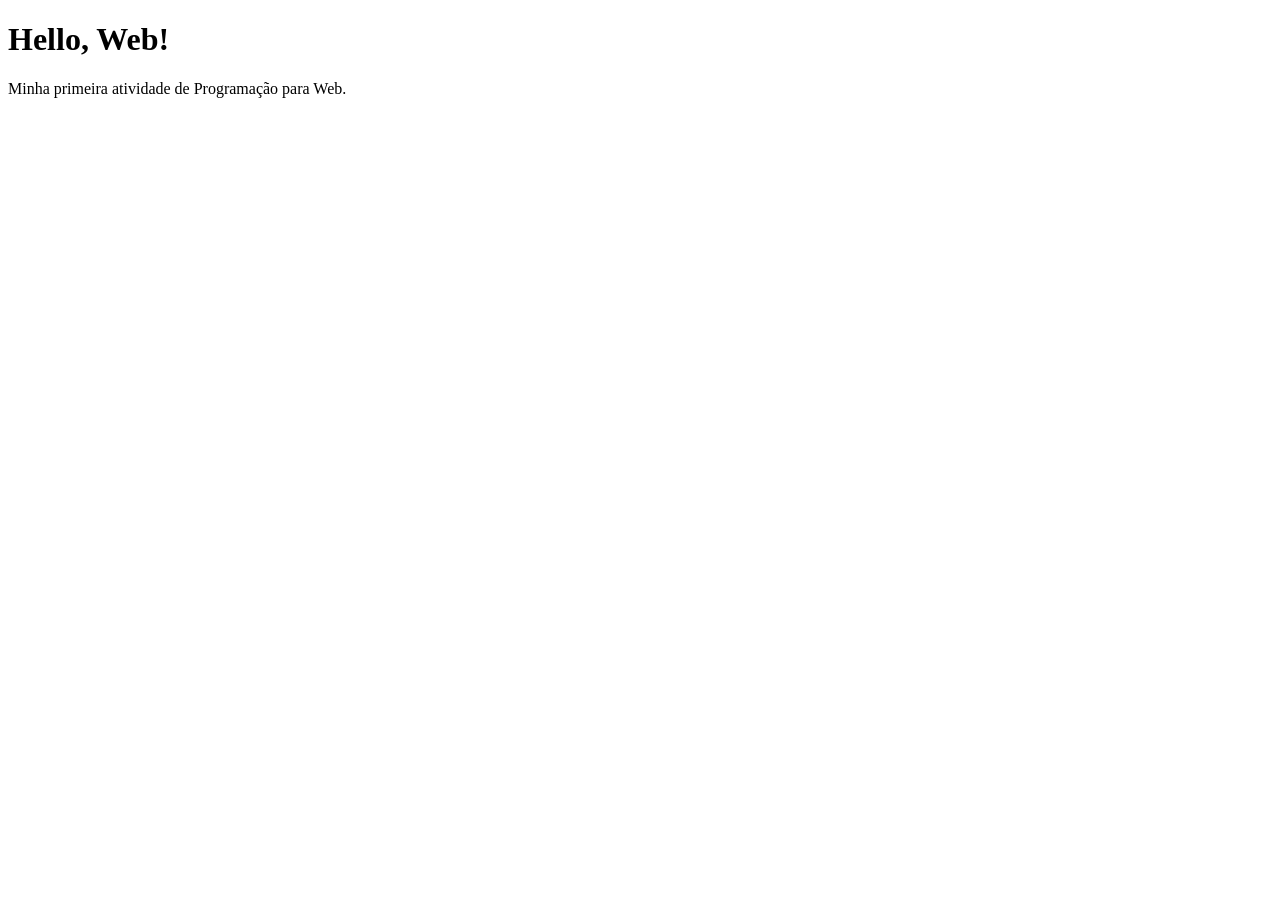
<file: atividade-1/index.html>
<!DOCTYPE html>
<html lang="pt-BR">
<head>
    <meta charset="UTF-8">
    <title>Hello, Web!</title>
</head>
<body>
    <h1>Hello, Web!</h1>
    <p>Minha primeira atividade de Programação para Web.</p>
</body>
</html>
</file>
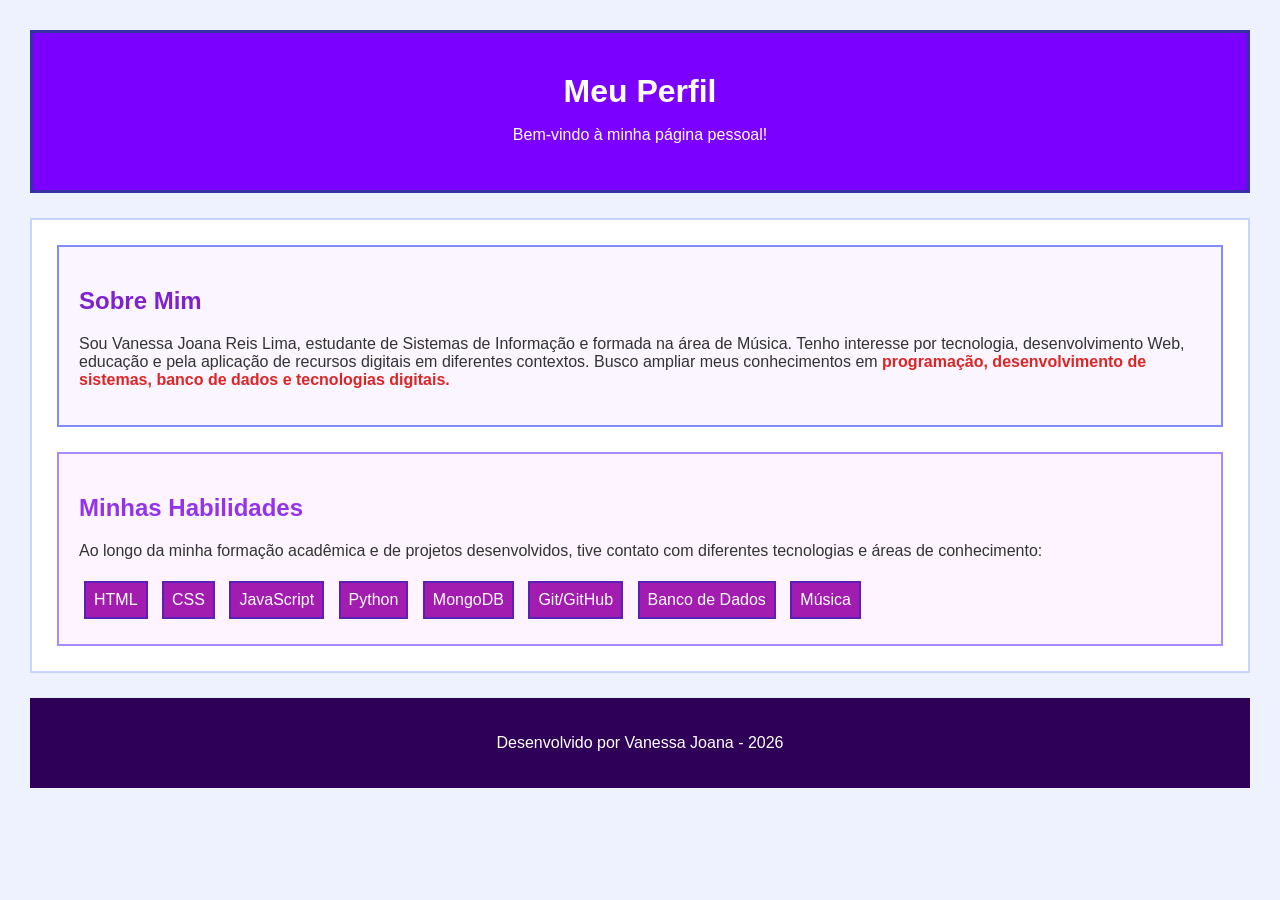
<file: atividade-3/index.html>
<!DOCTYPE html>
<html lang="pt-BR">
<head>
    <meta charset="UTF-8">
    <meta name="viewport" content="width=device-width, initial-scale=1.0">
    <title>Meu Perfil</title>
    <link rel="stylesheet" href="style.css">
</head>

<body>

    <header class="cabecalho">
        <h1>Meu Perfil</h1>
        <p>Bem-vindo à minha página pessoal!</p>
    </header>

    <main class="conteudo">

        <section class="sobre">
            <h2>Sobre Mim</h2>

            <p>
                Sou Vanessa Joana Reis Lima, estudante de Sistemas de Informação e formada na área de Música.
                Tenho interesse por tecnologia, desenvolvimento Web, educação e pela aplicação de recursos
                digitais em diferentes contextos.
                Busco ampliar meus conhecimentos em
            <span class="destaque">
                programação, desenvolvimento de sistemas, banco de dados e tecnologias digitais.
            </span>
            </p>
        </section>

        <section class="habilidades">
            <h2>Minhas Habilidades</h2>

            <p>
                Ao longo da minha formação acadêmica e de projetos desenvolvidos, tive contato com
                diferentes tecnologias e áreas de conhecimento:
            </p>

            <span>HTML</span>
            <span>CSS</span>
            <span>JavaScript</span>
            <span>Python</span>
            <span>MongoDB</span>
            <span>Git/GitHub</span>
            <span>Banco de Dados</span>
            <span>Música</span>
        </section>

    </main>

    <footer class="rodape">
        <p>Desenvolvido por Vanessa Joana - 2026</p>
    </footer>

</body>
</html>
</file>
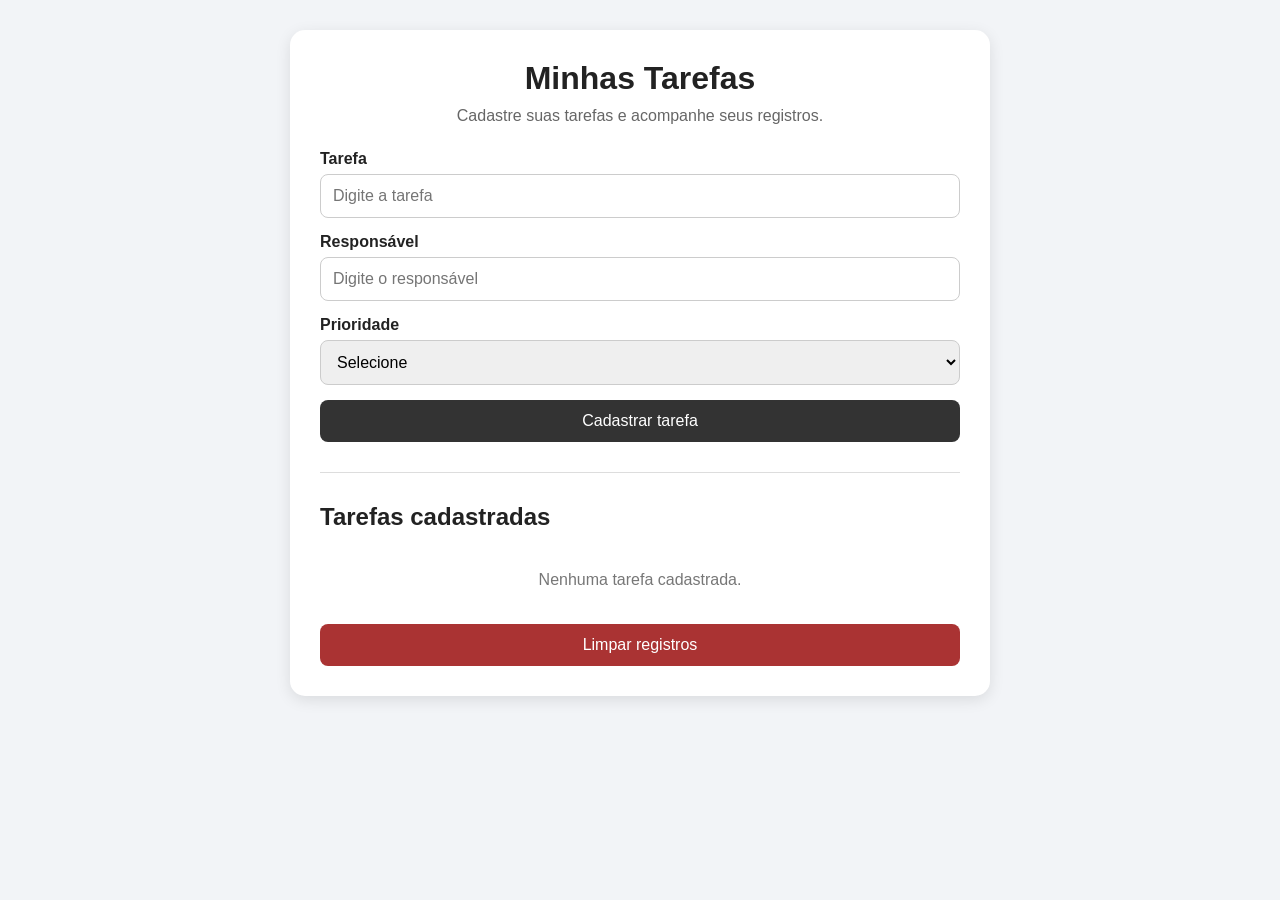
<file: atividade-4/index.html>
<!DOCTYPE html>
<html lang="pt-BR">

<head>
    <meta charset="UTF-8">
    <meta name="viewport" content="width=device-width, initial-scale=1.0">

    <title>Minhas Tarefas</title>

    <link rel="stylesheet" href="style.css">
</head>

<body>

    <main class="container">

        <h1>Minhas Tarefas</h1>

        <p class="descricao">
            Cadastre suas tarefas e acompanhe seus registros.
        </p>

        <!-- FORMULÁRIO -->
        <form id="formularioTarefa">

            <div class="campo">
                <label for="nomeTarefa">Tarefa</label>
                <input 
                    type="text" 
                    id="nomeTarefa" 
                    placeholder="Digite a tarefa"
                    required
                >
            </div>

            <div class="campo">
                <label for="responsavel">Responsável</label>
                <input 
                    type="text" 
                    id="responsavel" 
                    placeholder="Digite o responsável"
                    required
                >
            </div>

            <div class="campo">
                <label for="prioridade">Prioridade</label>

                <select id="prioridade" required>
                    <option value="">Selecione</option>
                    <option value="Baixa">Baixa</option>
                    <option value="Média">Média</option>
                    <option value="Alta">Alta</option>
                </select>
            </div>

            <button type="submit">
                Cadastrar tarefa
            </button>

        </form>

        <hr>

        <section>

            <h2>Tarefas cadastradas</h2>

            <div id="listaTarefas"></div>

            <button 
                type="button" 
                id="botaoLimpar"
                class="botao-limpar"
            >
                Limpar registros
            </button>

        </section>

    </main>

    <script src="script.js"></script>

</body>

</html>
</file>
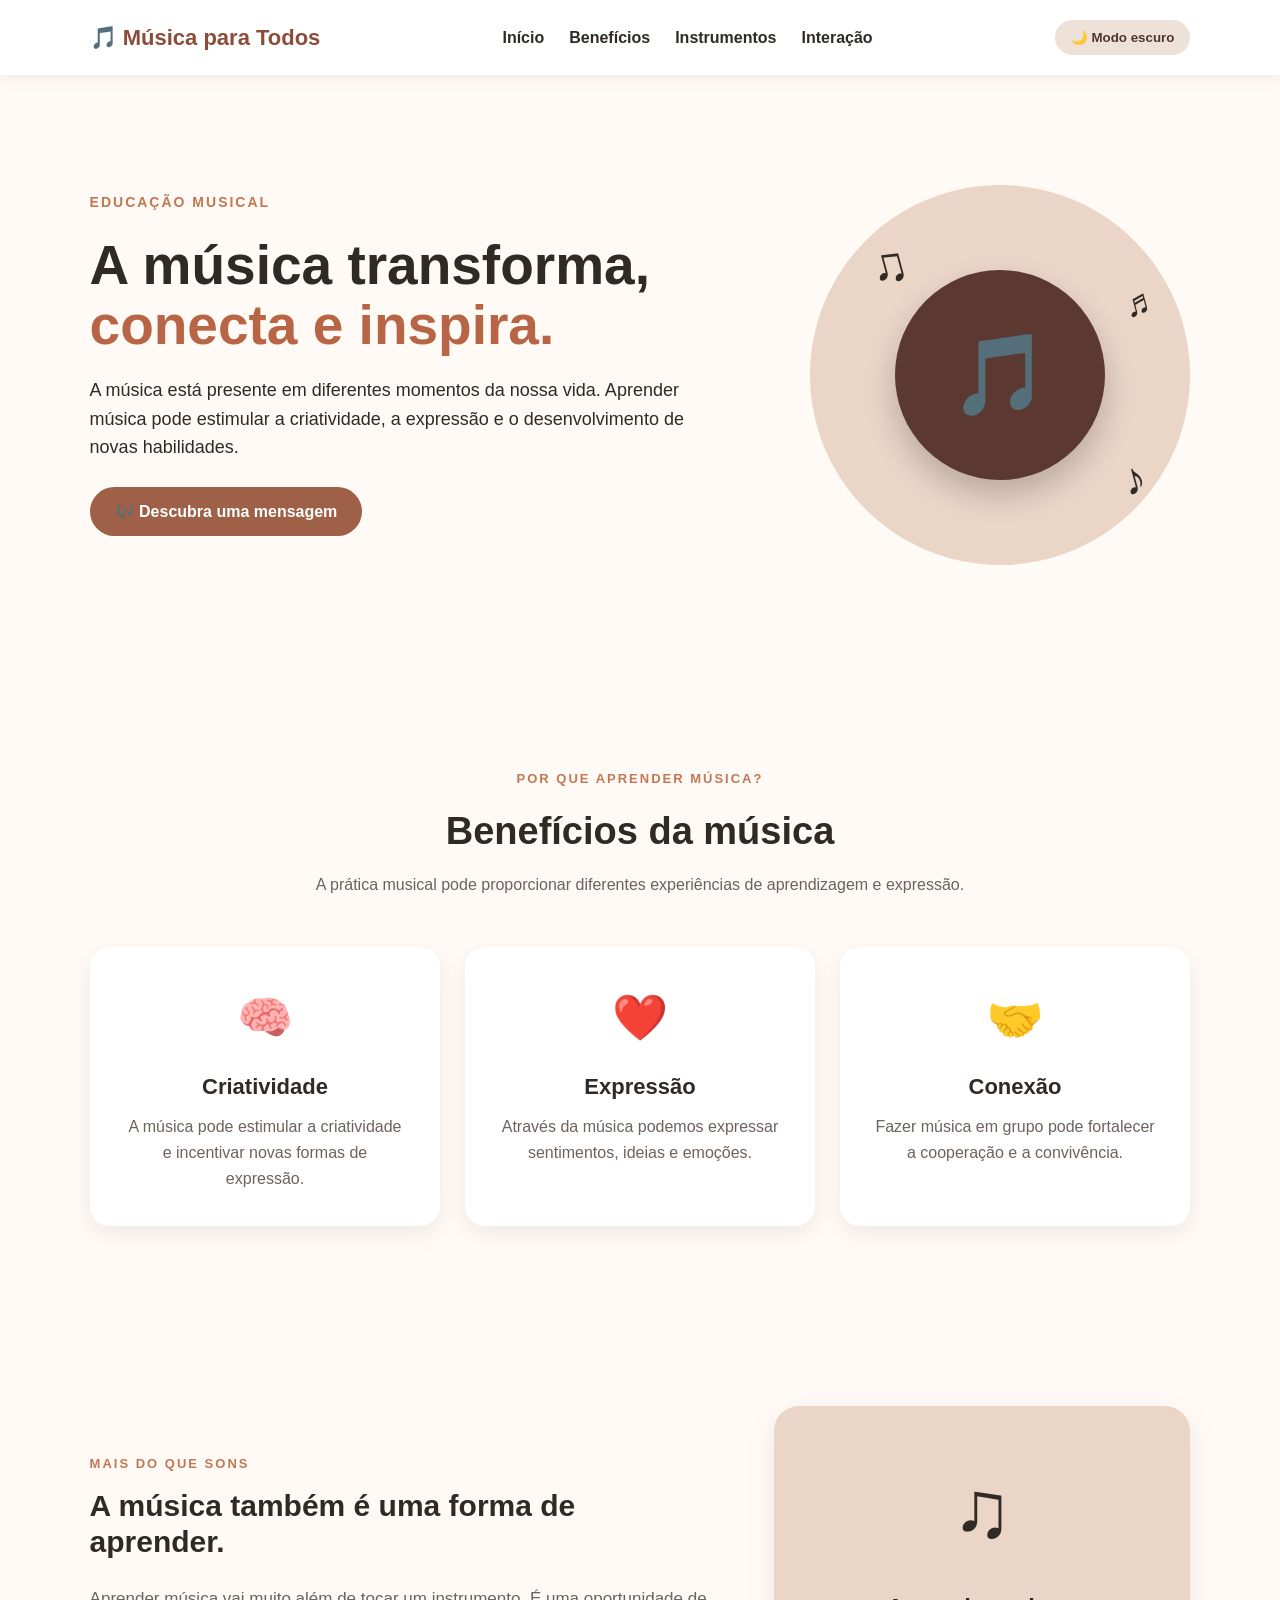
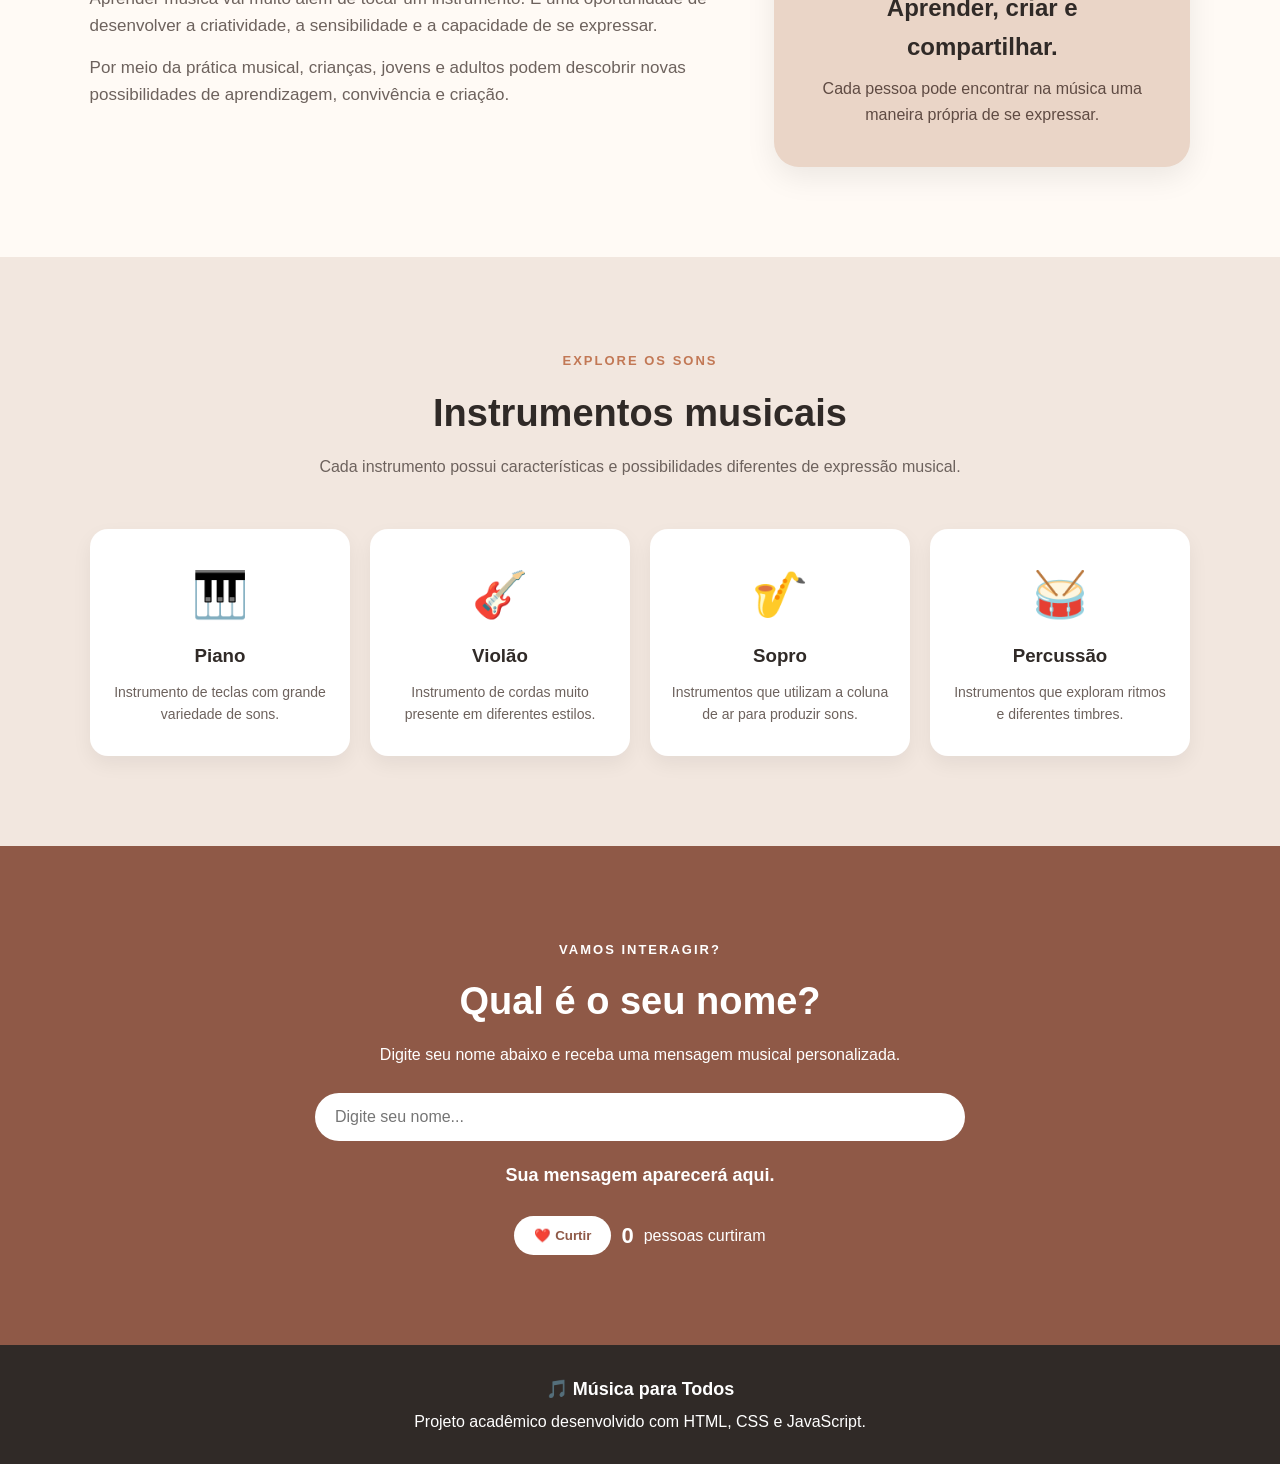
<file: atividade-landing-page-Vanessa/index.html>
<!DOCTYPE html>
<html lang="pt-BR">

<head>
    <!-- Define a codificação dos caracteres -->
    <meta charset="UTF-8">

    <!-- Permite que a página se adapte a celulares e tablets -->
    <meta name="viewport" content="width=device-width, initial-scale=1.0">

    <!-- Título que aparece na aba do navegador -->
    <title>Música para Todos</title>

    <!-- Conecta o arquivo CSS externo -->
    <link rel="stylesheet" href="style.css">
</head>

<body>

    <!-- Cabeçalho principal da página -->
    <header>

        <!-- Nome da página -->
        <div class="logo">
            🎵 Música para Todos
        </div>

        <!-- Menu de navegação -->
        <nav>
            <a href="#inicio">Início</a>
            <a href="#beneficios">Benefícios</a>
            <a href="#instrumentos">Instrumentos</a>
            <a href="#interacao">Interação</a>
        </nav>

        <!-- Botão que será usado pelo JavaScript -->
        <button id="botaoTema">🌙 Modo escuro</button>

    </header>


    <!-- Conteúdo principal -->
    <main>

        <!-- Seção inicial -->
        <section id="inicio" class="hero">

            <div class="hero-texto">

                <span class="destaque">EDUCAÇÃO MUSICAL</span>

                <h1>
                    A música transforma,
                    <span>conecta e inspira.</span>
                </h1>

                <p>
                    A música está presente em diferentes momentos da nossa vida.
                    Aprender música pode estimular a criatividade, a expressão
                    e o desenvolvimento de novas habilidades.
                </p>

                <!-- Botão de interação -->
                <button id="botaoMensagem" class="botao-principal">
                    🎶 Descubra uma mensagem
                </button>

                <!-- O JavaScript modificará este texto -->
                <p id="mensagem" class="mensagem"></p>

            </div>

            <div class="hero-imagem">
                <div class="nota-musical">♫</div>
                <div class="nota-musical nota2">♪</div>
                <div class="nota-musical nota3">♬</div>

                <div class="disco">
                    🎵
                </div>
            </div>

        </section>


        <!-- Seção de benefícios -->
        <section id="beneficios" class="secao">

            <div class="titulo-secao">
                <span>POR QUE APRENDER MÚSICA?</span>

                <h2>Benefícios da música</h2>

                <p>
                    A prática musical pode proporcionar diferentes experiências
                    de aprendizagem e expressão.
                </p>
            </div>


            <div class="cards">

                <!-- Card 1 -->
                <article class="card">

                    <div class="icone">🧠</div>

                    <h3>Criatividade</h3>

                    <p>
                        A música pode estimular a criatividade e incentivar
                        novas formas de expressão.
                    </p>

                </article>


                <!-- Card 2 -->
                <article class="card">

                    <div class="icone">❤️</div>

                    <h3>Expressão</h3>

                    <p>
                        Através da música podemos expressar sentimentos,
                        ideias e emoções.
                    </p>

                </article>


                <!-- Card 3 -->
                <article class="card">

                    <div class="icone">🤝</div>

                    <h3>Conexão</h3>

                    <p>
                        Fazer música em grupo pode fortalecer a cooperação
                        e a convivência.
                    </p>

                </article>

            </div>

        </section>

                <!-- Seção sobre a importância da música -->
        <section class="secao sobre-musica">

            <div class="sobre-texto">

                <span>MAIS DO QUE SONS</span>

                <h2>A música também é uma forma de aprender.</h2>

                <p>
                    Aprender música vai muito além de tocar um instrumento.
                    É uma oportunidade de desenvolver a criatividade,
                    a sensibilidade e a capacidade de se expressar.
                </p>

                <p>
                    Por meio da prática musical, crianças, jovens e adultos
                    podem descobrir novas possibilidades de aprendizagem,
                    convivência e criação.
                </p>

            </div>

            <div class="sobre-destaque">

                <div class="nota-grande">♫</div>

                <h3>
                    Aprender, criar e compartilhar.
                </h3>

                <p>
                    Cada pessoa pode encontrar na música uma maneira
                    própria de se expressar.
                </p>

            </div>

        </section>
        
        <!-- Seção de instrumentos -->
        <section id="instrumentos" class="secao instrumentos">

            <div class="titulo-secao">

                <span>EXPLORE OS SONS</span>

                <h2>Instrumentos musicais</h2>

                <p>
                    Cada instrumento possui características e possibilidades
                    diferentes de expressão musical.
                </p>

            </div>


            <div class="instrumentos-grid">

                <div class="instrumento">
                    <span>🎹</span>
                    <h3>Piano</h3>
                    <p>Instrumento de teclas com grande variedade de sons.</p>
                </div>

                <div class="instrumento">
                    <span>🎸</span>
                    <h3>Violão</h3>
                    <p>Instrumento de cordas muito presente em diferentes estilos.</p>
                </div>

                <div class="instrumento">
                    <span>🎷</span>
                    <h3>Sopro</h3>
                    <p>Instrumentos que utilizam a coluna de ar para produzir sons.</p>
                </div>

                <div class="instrumento">
                    <span>🥁</span>
                    <h3>Percussão</h3>
                    <p>Instrumentos que exploram ritmos e diferentes timbres.</p>
                </div>

            </div>

        </section>


        <!-- Seção interativa -->
        <section id="interacao" class="interacao">

            <div class="interacao-conteudo">

                <span>VAMOS INTERAGIR?</span>

                <h2>Qual é o seu nome?</h2>

                <p>
                    Digite seu nome abaixo e receba uma mensagem musical
                    personalizada.
                </p>


                <!-- Campo obrigatório para a atividade -->
                <input
                    type="text"
                    id="campoNome"
                    placeholder="Digite seu nome..."
                >


                <!-- Área onde aparecerá a saudação -->
                <p id="saudacao">
                    Sua mensagem aparecerá aqui.
                </p>


                <!-- Contador de curtidas -->
                <div class="curtida-area">

                    <button id="botaoCurtir">
                        ❤️ Curtir
                    </button>

                    <span id="contador">
                        0
                    </span>

                    <span>
                        pessoas curtiram
                    </span>

                </div>

            </div>

        </section>

    </main>


    <!-- Rodapé -->
    <footer>

        <p>
            🎵 Música para Todos
        </p>

        <p>
            Projeto acadêmico desenvolvido com HTML, CSS e JavaScript.
        </p>

    </footer>


    <!-- Conecta o arquivo JavaScript -->
    <script src="script.js"></script>

</body>

</html>
</file>
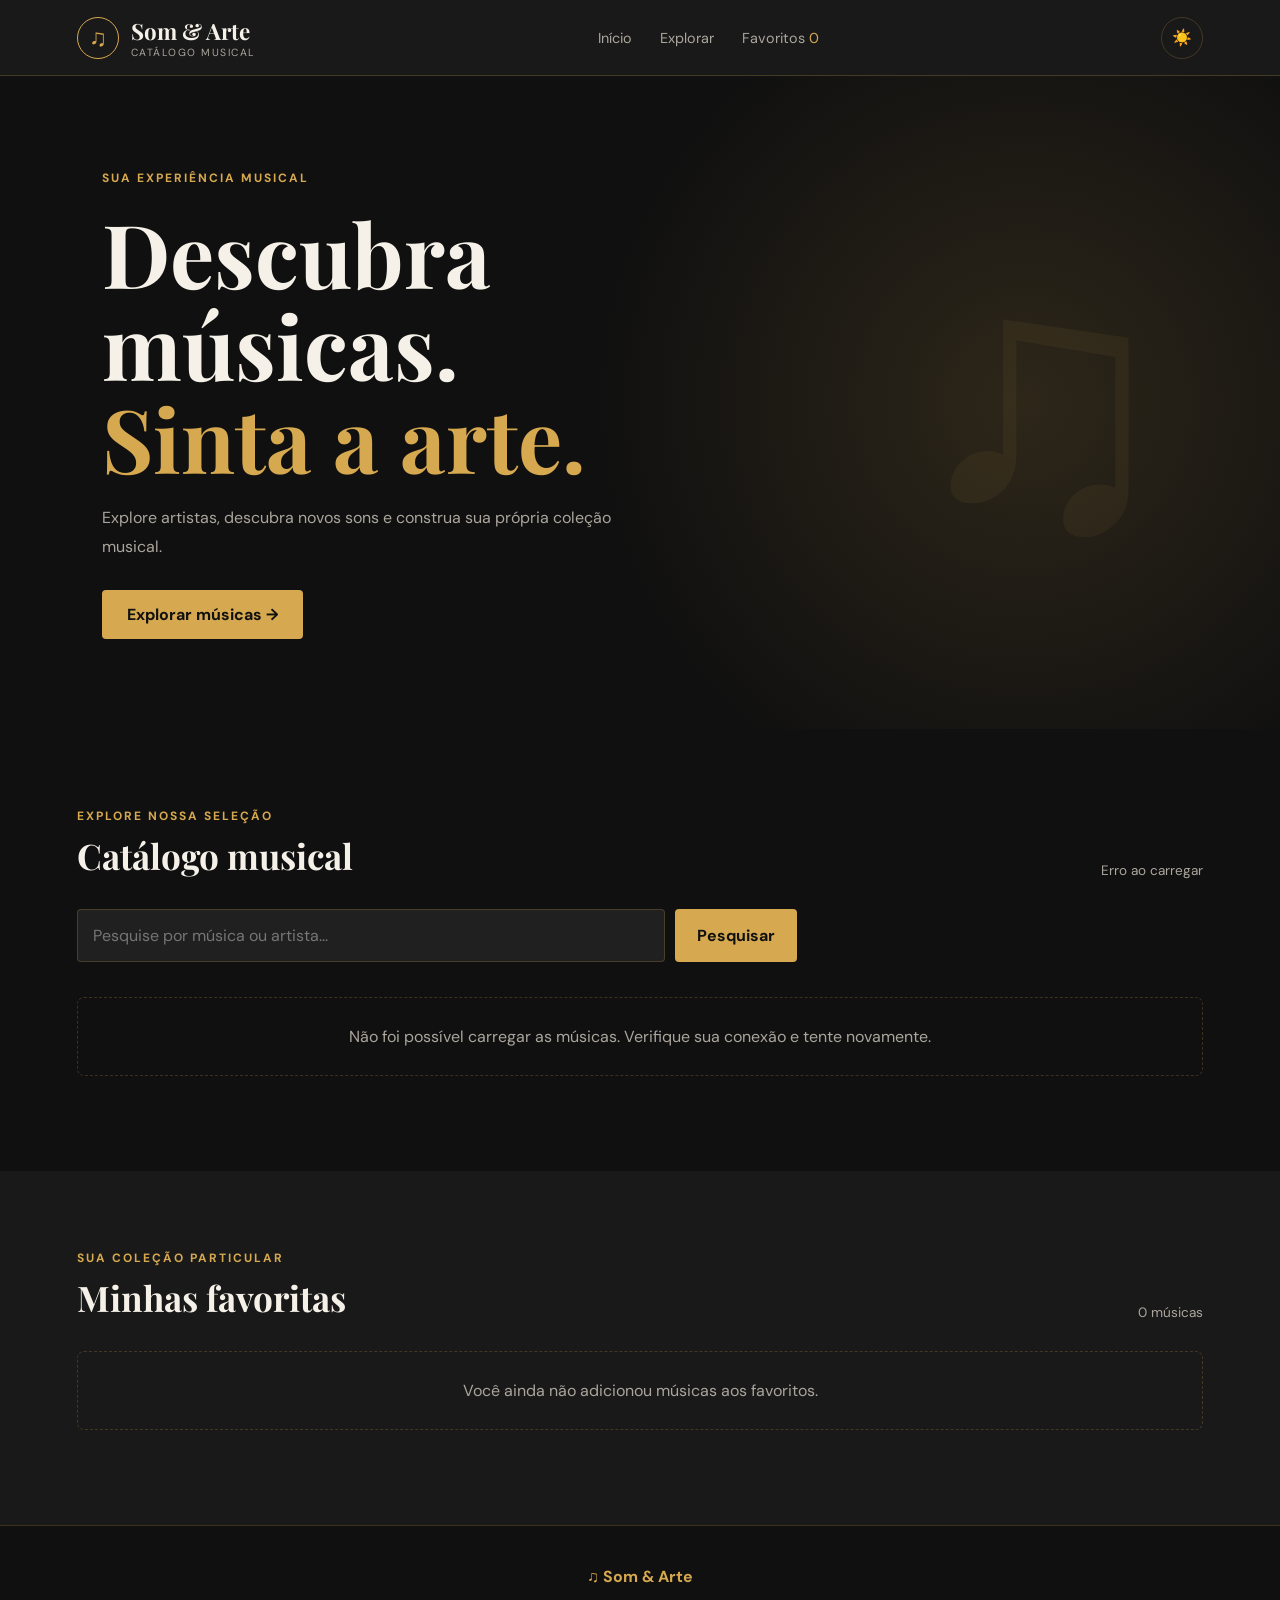
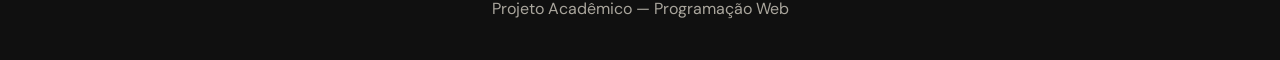
<file: trabalho-grupo-01/index.html>
<!DOCTYPE html>
<html lang="pt-BR">
<head>
    <!-- Configurações iniciais da página e ligação com o arquivo de estilos. -->
    <meta charset="UTF-8">
    <meta name="viewport" content="width=device-width, initial-scale=1.0">
    <meta name="description" content="Som & Arte - Explore músicas, artistas e álbuns.">
    <title>Som & Arte | Catálogo Musical</title>
    <link rel="stylesheet" href="style.css">
</head>
<body>

    <!-- Cabeçalho com a marca, links de navegação e botão de troca de tema. -->

    <header class="cabecalho">
        <a href="#inicio" class="logo">
            <span class="logo-icone">♫</span>
            <span>
                <strong>Som & Arte</strong>
                <small>CATÁLOGO MUSICAL</small>
            </span>
        </a>

        <nav>
            <a href="#inicio">Início</a>
            <a href="#catalogo">Explorar</a>
            <a href="#favoritos">Favoritos <span id="numeroFavoritos">0</span></a>
        </nav>

        <button id="botaoTema" class="botao-tema" aria-label="Alternar tema">
            ☀️
        </button>
    </header>

    <!-- Conteúdo principal do catálogo. -->
    <main>
        <!-- Apresentação inicial do projeto. -->
        <section id="inicio" class="hero">
            <div class="hero-conteudo">
                <span class="etiqueta">SUA EXPERIÊNCIA MUSICAL</span>
                <h1>Descubra músicas.<br><span>Sinta a arte.</span></h1>
                <p>
                    Explore artistas, descubra novos sons e construa
                    sua própria coleção musical.
                </p>
                <a href="#catalogo" class="botao-principal">
                    Explorar músicas →
                </a>
            </div>
            <div class="nota-musical">♫</div>
        </section>

        <!-- Área de pesquisa e exibição das músicas retornadas pela API. -->
        <section id="catalogo" class="secao">
            <div class="titulo-secao">
                <div>
                    <span class="subtitulo">EXPLORE NOSSA SELEÇÃO</span>
                    <h2>Catálogo musical</h2>
                </div>
                <span id="contador" class="contador">Carregando...</span>
            </div>

            <form id="formPesquisa" class="pesquisa">
                <input
                    type="search"
                    id="campoPesquisa"
                    placeholder="Pesquise por música ou artista..."
                    aria-label="Pesquisar músicas ou artistas"
                    required
                >
                <button type="submit">Pesquisar</button>
            </form>

            <div id="mensagem" class="mensagem" role="status">
                Carregando músicas...
            </div>

            <div id="listaMusicas" class="grid-musicas"></div>
        </section>

        <!-- Área que mostra as músicas salvas pelo usuário. -->
        <section id="favoritos" class="secao favoritos-secao">
            <div class="titulo-secao">
                <div>
                    <span class="subtitulo">SUA COLEÇÃO PARTICULAR</span>
                    <h2>Minhas favoritas</h2>
                </div>
                <span id="contadorFavoritos" class="contador">0 músicas</span>
            </div>

            <div id="listaFavoritos" class="grid-musicas"></div>

            <div id="mensagemFavoritos" class="mensagem">
                Você ainda não adicionou músicas aos favoritos.
            </div>
        </section>
    </main>

    <!-- Janela que será preenchida com os detalhes da música selecionada. -->
    <div id="modal" class="modal" aria-hidden="true">
        <div class="modal-conteudo">
            <button id="fecharModal" class="fechar" aria-label="Fechar">×</button>
            <div id="detalhesMusica"></div>
        </div>
    </div>

    <!-- Rodapé do projeto. -->
        <footer class="rodape">
        <strong>♫ Som & Arte</strong>
        <p>Projeto Acadêmico — Programação Web</p>
        </footer>

    <!-- Carrega o JavaScript depois da estrutura HTML. -->
    <script src="script.js"></script>
</body>
</html>
</file>
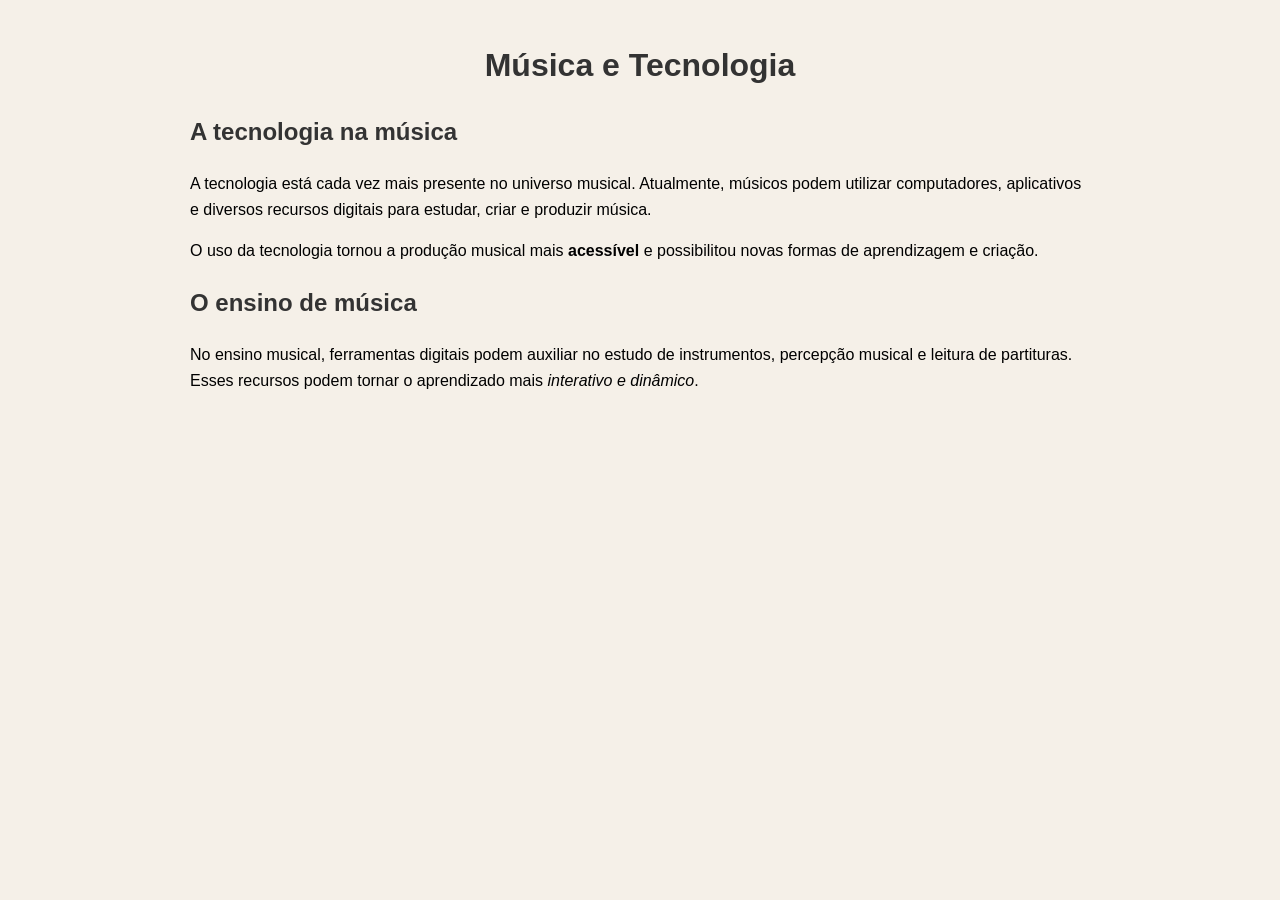
<file: atividade-2/atividade-a.html>
<!DOCTYPE html>
<html lang="pt-BR">
<head>
    <meta charset="UTF-8">
    <meta name="viewport" content="width=device-width, initial-scale=1.0">
    <title>Música e Tecnologia</title>
    <link rel="stylesheet" href="style.css">
</head>
<body>
    <h1>Música e Tecnologia</h1>

<h2>A tecnologia na música</h2>

<p>
    A tecnologia está cada vez mais presente no universo musical.
    Atualmente, músicos podem utilizar computadores, aplicativos e
    diversos recursos digitais para estudar, criar e produzir música.
</p>

<p>
    O uso da tecnologia tornou a produção musical mais
    <strong>acessível</strong> e possibilitou novas formas de
    aprendizagem e criação.
</p>

<h2>O ensino de música</h2>

<p>
    No ensino musical, ferramentas digitais podem auxiliar no estudo
    de instrumentos, percepção musical e leitura de partituras.
    Esses recursos podem tornar o aprendizado mais
    <em>interativo e dinâmico</em>.
</p>
</body>
</html>
</file>
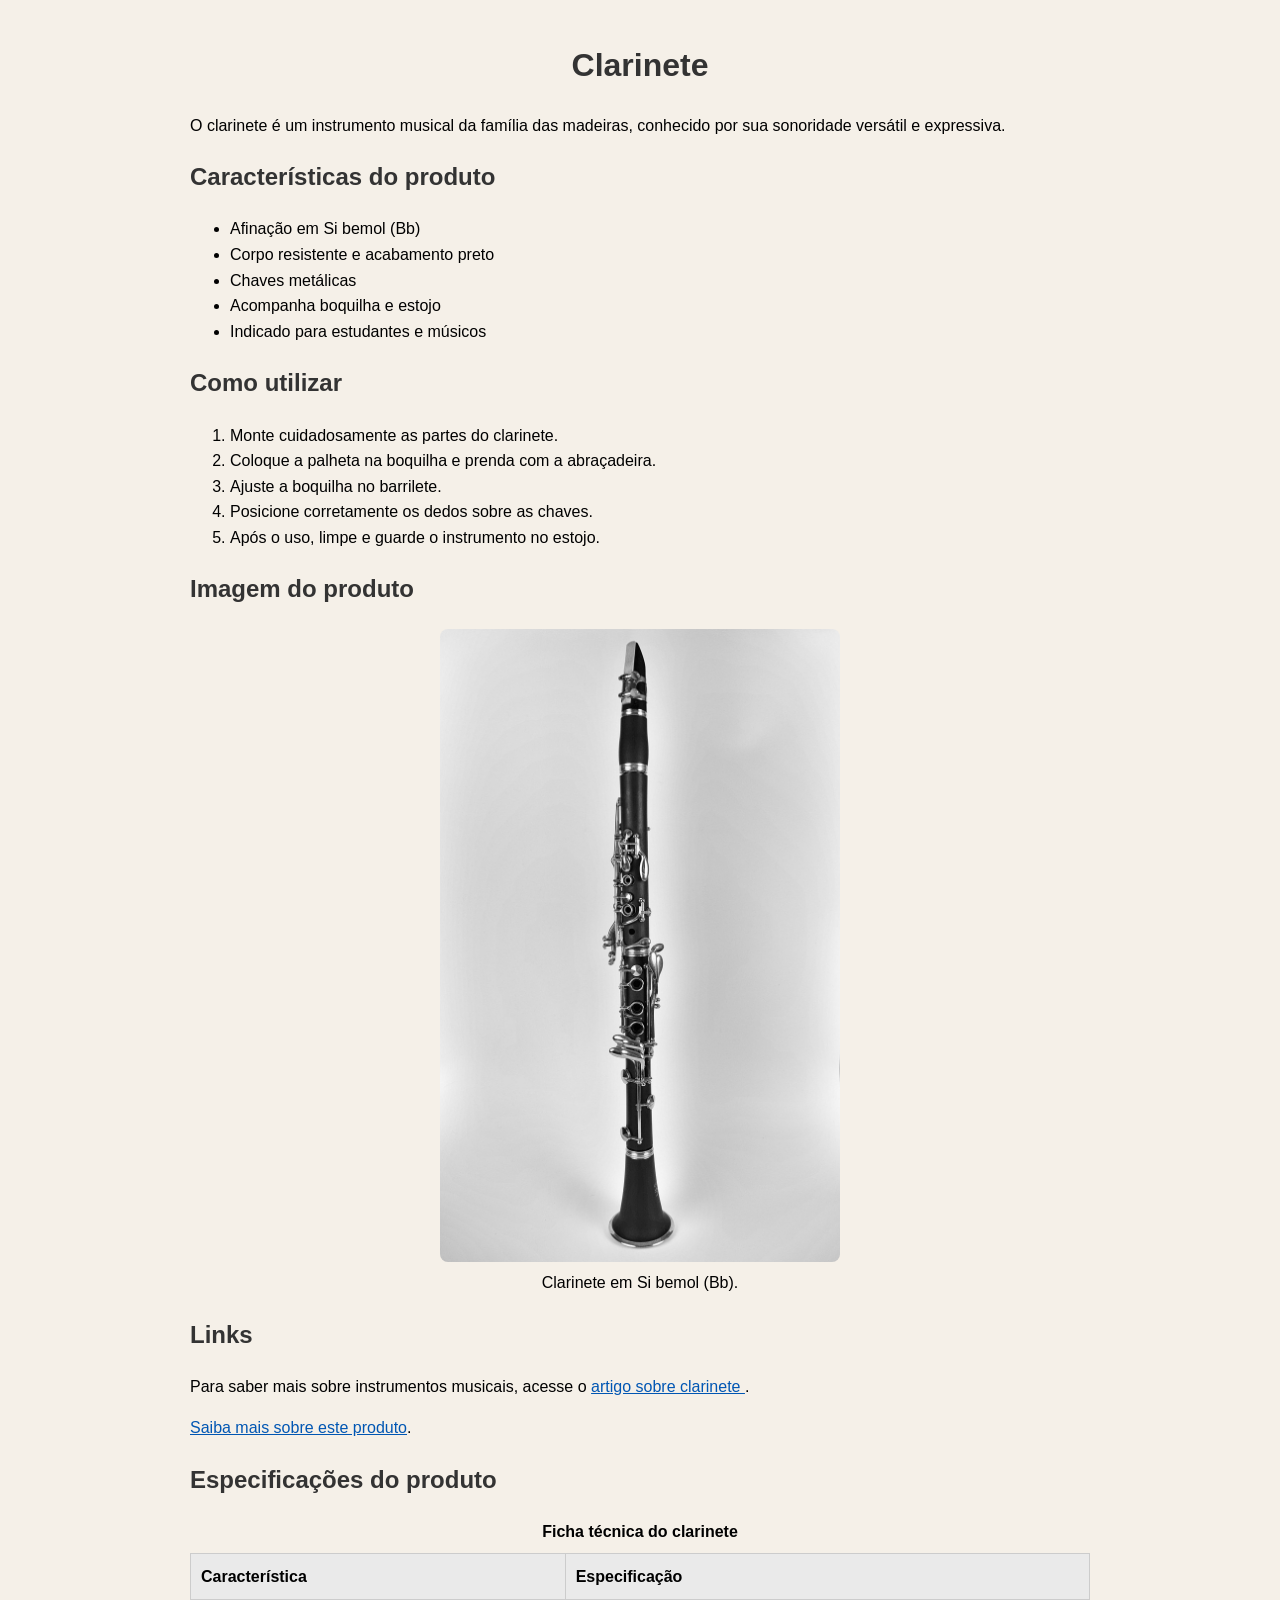
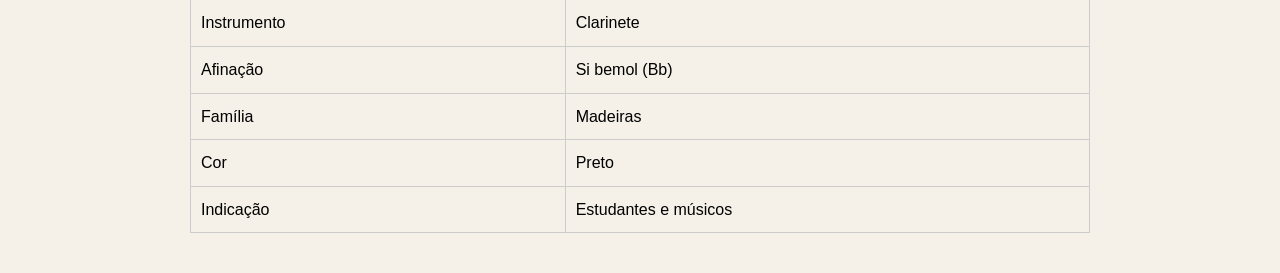
<file: atividade-2/atividade-b.html>
<!DOCTYPE html>
<html lang="pt-BR">
<head>
    <meta charset="UTF-8">
    <meta name="viewport" content="width=device-width, initial-scale=1.0">
    <title>Clarinete - Página do Produto</title>
    <link rel="stylesheet" href="style.css">
</head>
<body>
    <h1>Clarinete</h1>

<p>
    O clarinete é um instrumento musical da família das madeiras,
    conhecido por sua sonoridade versátil e expressiva.
</p>

<h2>Características do produto</h2>

<ul>
    <li>Afinação em Si bemol (Bb)</li>
    <li>Corpo resistente e acabamento preto</li>
    <li>Chaves metálicas</li>
    <li>Acompanha boquilha e estojo</li>
    <li>Indicado para estudantes e músicos</li>
</ul>

<h2>Como utilizar</h2>

<ol>
    <li>Monte cuidadosamente as partes do clarinete.</li>
    <li>Coloque a palheta na boquilha e prenda com a abraçadeira.</li>
    <li>Ajuste a boquilha no barrilete.</li>
    <li>Posicione corretamente os dedos sobre as chaves.</li>
    <li>Após o uso, limpe e guarde o instrumento no estojo.</li>
</ol>

<h2>Imagem do produto</h2>

<figure>
    <img src="img/clarinete.jpg"
        alt="Clarinete preto com chaves metálicas"
        width="400">
    <figcaption>Clarinete em Si bemol (Bb).</figcaption>
</figure>
<h2>Links</h2>

<p>
    Para saber mais sobre instrumentos musicais, acesse o
    <a href="https://pt.wikipedia.org/wiki/Clarinete" target="_blank">
        artigo sobre clarinete
    </a>.
</p>

<p>
    <a href="sobre.html">Saiba mais sobre este produto</a>.
</p>
<h2>Especificações do produto</h2>

<table>
    <caption>Ficha técnica do clarinete</caption>

    <thead>
        <tr>
            <th>Característica</th>
            <th>Especificação</th>
        </tr>
    </thead>

    <tbody>
        <tr>
            <td>Instrumento</td>
            <td>Clarinete</td>
        </tr>
        <tr>
            <td>Afinação</td>
            <td>Si bemol (Bb)</td>
        </tr>
        <tr>
            <td>Família</td>
            <td>Madeiras</td>
        </tr>
        <tr>
            <td>Cor</td>
            <td>Preto</td>
        </tr>
        <tr>
            <td>Indicação</td>
            <td>Estudantes e músicos</td>
        </tr>
    </tbody>
</table>

</body>
</html>
</file>
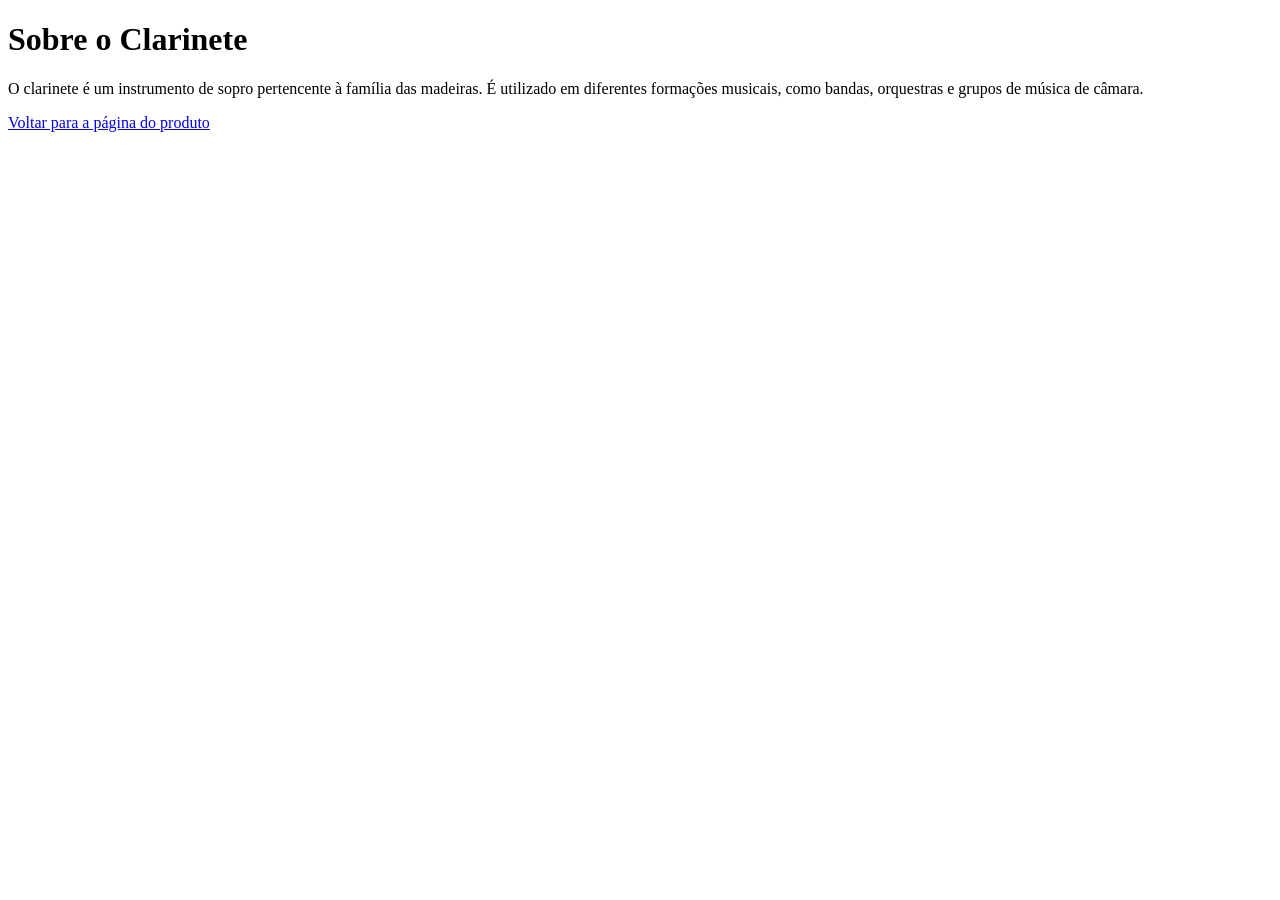
<file: atividade-2/sobre.html>
<!DOCTYPE html>
<html lang="pt-BR">
<head>
    <meta charset="UTF-8">
    <meta name="viewport" content="width=device-width, initial-scale=1.0">
    <title>Sobre o Produto</title>
</head>
<body>

    <h1>Sobre o Clarinete</h1>

    <p>
        O clarinete é um instrumento de sopro pertencente à família das
        madeiras. É utilizado em diferentes formações musicais, como
        bandas, orquestras e grupos de música de câmara.
    </p>

    <p>
        <a href="atividade-b.html">Voltar para a página do produto</a>
    </p>

</body>
</html>
</file>
<file: atividade-3/style.css>
body {
    margin: 0;
    padding: 30px;
    background-color: #eef2ff;
    font-family: Arial, sans-serif;
    color: #333;
}

.cabecalho {
    background-color: #7c00ff;
    border: 3px solid #3730a3;
    padding: 30px;
    text-align: center;
    color: white;
}

.cabecalho h1 {
    margin: 10px;
}

.conteudo {
    margin-top: 25px;
    border: 2px solid #c7d2fe;
    padding: 25px;
    background-color: white;
}

.sobre {
    border: 2px solid #818cf8;
    padding: 20px;
    background-color: #faf5ff;
}

.sobre h2 {
    color: #7e22ce;
}

.destaque {
    color: #dc2626;
    font-weight: bold;
}

.habilidades {
    margin-top: 25px;
    border: 2px solid #a78bfa;
    padding: 20px;
    background-color: #fdf4ff;
}

.habilidades h2 {
    color: #9333ea;
}

.habilidades span {
    display: inline-block;
    margin: 5px;
    padding: 8px;
    background-color: #a21caf;
    border: 2px solid #5b21b6;
    color: white;
}

.rodape {
    margin-top: 25px;
    padding: 20px;
    background-color: #2e0057;
    color: white;
    text-align: center;
}
</file>
<file: atividade-4/style.css>
/* Configurações gerais */

* {
    margin: 0;
    padding: 0;
    box-sizing: border-box;
}

body {
    font-family: Arial, Helvetica, sans-serif;
    background-color: #f2f4f7;
    color: #222;
    padding: 30px;
}


/* Container principal */

.container {
    max-width: 700px;
    margin: 0 auto;
    background-color: white;
    padding: 30px;
    border-radius: 15px;
    box-shadow: 0 4px 15px rgba(0, 0, 0, 0.1);
}


/* Títulos */

h1 {
    text-align: center;
    margin-bottom: 10px;
}

.descricao {
    text-align: center;
    margin-bottom: 25px;
    color: #666;
}

h2 {
    margin-bottom: 20px;
}


/* Formulário */

.campo {
    margin-bottom: 15px;
}

label {
    display: block;
    margin-bottom: 6px;
    font-weight: bold;
}

input,
select {
    width: 100%;
    padding: 12px;
    border: 1px solid #ccc;
    border-radius: 8px;
    font-size: 16px;
}


/* Botões */

button {
    width: 100%;
    padding: 12px;
    border: none;
    border-radius: 8px;
    background-color: #333;
    color: white;
    font-size: 16px;
    cursor: pointer;
}

button:hover {
    opacity: 0.85;
}


/* Separador */

hr {
    margin: 30px 0;
    border: none;
    border-top: 1px solid #ddd;
}


/* Registros */

.tarefa {
    border: 1px solid #ddd;
    border-radius: 10px;
    padding: 15px;
    margin-bottom: 12px;
    background-color: #fafafa;
}

.tarefa h3 {
    margin-bottom: 8px;
}

.tarefa p {
    margin: 5px 0;
}


/* Botão limpar */

.botao-limpar {
    margin-top: 15px;
    background-color: #a33;
}


/* Mensagem quando não há registros */

.vazio {
    color: #777;
    text-align: center;
    padding: 20px;
}
</file>
<file: atividade-landing-page-Vanessa/style.css>
/* =========================================================
   CONFIGURAÇÕES GERAIS
   ========================================================= */

/* Remove margens e espaçamentos padrão dos elementos */
* {
    margin: 0;
    padding: 0;
    box-sizing: border-box;
}


/* Configura o comportamento da rolagem */
html {
    scroll-behavior: smooth;
}


/* Configura o corpo da página */
body {
    font-family: Arial, Helvetica, sans-serif;
    background-color: #fffaf5;
    color: #302a27;
    line-height: 1.6;

    /* Transição usada quando o modo escuro for ativado */
    transition: background-color 0.4s, color 0.4s;
}


/* =========================================================
   CABEÇALHO
   ========================================================= */

header {
    width: 100%;
    padding: 20px 7%;

    display: flex;
    align-items: center;
    justify-content: space-between;

    background-color: #ffffff;

    position: sticky;
    top: 0;

    z-index: 1000;

    box-shadow: 0 2px 15px rgba(0, 0, 0, 0.08);
}


/* Logo */
.logo {
    font-size: 22px;
    font-weight: bold;
    color: #8b4d3b;
}


/* Menu */
nav {
    display: flex;
    gap: 25px;
}


/* Links do menu */
nav a {
    text-decoration: none;
    color: #302a27;
    font-weight: bold;

    transition: color 0.3s;
}


/* Quando o mouse passa sobre o link */
nav a:hover {
    color: #c27855;
}


/* Botões */
button {
    border: none;
    cursor: pointer;

    font-family: inherit;

    transition: transform 0.3s, background-color 0.3s;
}


/* Efeito ao passar o mouse */
button:hover {
    transform: translateY(-2px);
}


/* Botão do tema */
#botaoTema {
    padding: 10px 16px;

    border-radius: 20px;

    background-color: #eee2d8;
    color: #51352c;

    font-weight: bold;
}


/* =========================================================
   SEÇÃO PRINCIPAL
   ========================================================= */

.hero {
    min-height: 600px;

    padding: 80px 7%;

    display: flex;
    align-items: center;
    justify-content: space-between;

    gap: 50px;
}


/* Texto principal */
.hero-texto {
    max-width: 600px;
}


/* Pequeno destaque */
.destaque {
    color: #c27855;
    font-size: 14px;
    font-weight: bold;
    letter-spacing: 2px;
}


/* Título principal */
.hero h1 {
    margin: 20px 0;

    font-size: 55px;
    line-height: 1.1;
}


/* Parte colorida do título */
.hero h1 span {
    color: #b76545;
}


/* Parágrafo */
.hero p {
    font-size: 18px;
    margin-bottom: 25px;
}


/* Botão principal */
.botao-principal {
    padding: 15px 25px;

    border-radius: 30px;

    background-color: #9f6048;
    color: white;

    font-size: 16px;
    font-weight: bold;
}


/* Mensagem gerada pelo JavaScript */
.mensagem {
    color: #9f6048;
    font-weight: bold;
    margin-top: 15px;
}


/* =========================================================
   ILUSTRAÇÃO MUSICAL
   ========================================================= */

.hero-imagem {
    width: 380px;
    height: 380px;

    position: relative;

    display: flex;
    align-items: center;
    justify-content: center;

    background-color: #ead5c7;

    border-radius: 50%;
}


/* Disco central */
.disco {
    width: 210px;
    height: 210px;

    border-radius: 50%;

    background-color: #5b3830;

    display: flex;
    align-items: center;
    justify-content: center;

    font-size: 80px;

    box-shadow: 0 15px 30px rgba(0, 0, 0, 0.2);
}


/* Notas musicais */
.nota-musical {
    position: absolute;

    top: 40px;
    left: 60px;

    font-size: 50px;

    transform: rotate(-15deg);
}


.nota2 {
    top: auto;
    bottom: 50px;
    left: auto;
    right: 45px;

    font-size: 45px;
}


.nota3 {
    top: 90px;
    left: auto;
    right: 40px;

    font-size: 35px;
}


/* =========================================================
   SEÇÕES
   ========================================================= */

.secao {
    padding: 90px 7%;
}


/* Título das seções */
.titulo-secao {
    text-align: center;

    max-width: 700px;

    margin: 0 auto 50px;
}


.titulo-secao span {
    color: #c27855;

    font-size: 13px;
    font-weight: bold;

    letter-spacing: 2px;
}


.titulo-secao h2 {
    font-size: 38px;

    margin: 10px 0;
}


.titulo-secao p {
    color: #6d625d;
}


/* =========================================================
   CARDS
   ========================================================= */

.cards {
    display: grid;

    grid-template-columns: repeat(3, 1fr);

    gap: 25px;

    max-width: 1100px;

    margin: auto;
}


.card {
    background-color: #ffffff;

    padding: 35px;

    border-radius: 20px;

    text-align: center;

    box-shadow: 0 8px 25px rgba(0, 0, 0, 0.07);

    transition: transform 0.3s;
}


/* Efeito nos cards */
.card:hover {
    transform: translateY(-8px);
}


.icone {
    font-size: 45px;

    margin-bottom: 15px;
}


.card h3 {
    margin-bottom: 10px;

    font-size: 22px;
}


.card p {
    color: #6d625d;
}


/* =========================================================
   INSTRUMENTOS
   ========================================================= */

.instrumentos {
    background-color: #f2e7df;
}


.instrumentos-grid {
    max-width: 1100px;

    margin: auto;

    display: grid;

    grid-template-columns: repeat(4, 1fr);

    gap: 20px;
}


.instrumento {
    padding: 30px 20px;

    background-color: white;

    border-radius: 18px;

    text-align: center;

    box-shadow: 0 8px 20px rgba(0, 0, 0, 0.06);

    transition: transform 0.3s, box-shadow 0.3s;
}


/* Efeito quando o mouse passa sobre o instrumento */

.instrumento:hover {
    transform: translateY(-8px);

    box-shadow: 0 15px 30px rgba(0, 0, 0, 0.12);
}


.instrumento span {
    font-size: 45px;
}


.instrumento h3 {
    margin: 10px 0;
}


.instrumento p {
    color: #6d625d;

    font-size: 14px;
}


/* =========================================================
   ÁREA INTERATIVA
   ========================================================= */

.interacao {
    padding: 90px 7%;

    background-color: #8f5947;

    color: white;

    text-align: center;
}


.interacao-conteudo {
    max-width: 650px;

    margin: auto;
}


.interacao span:first-child {
    font-size: 13px;

    letter-spacing: 2px;

    font-weight: bold;
}


.interacao h2 {
    font-size: 38px;

    margin: 10px 0;
}


.interacao p {
    margin-bottom: 25px;
}


/* Campo de nome */
#campoNome {
    width: 100%;

    padding: 15px 20px;

    border: none;

    border-radius: 30px;

    outline: none;

    font-size: 16px;

    margin-bottom: 20px;
}


/* Saudação */
#saudacao {
    font-size: 18px;

    font-weight: bold;

    min-height: 30px;
}


/* Área da curtida */
.curtida-area {
    display: flex;

    align-items: center;

    justify-content: center;

    gap: 10px;

    margin-top: 25px;
}


/* Botão de curtir */
#botaoCurtir {
    padding: 12px 20px;

    border-radius: 25px;

    background-color: white;

    color: #8f5947;

    font-weight: bold;
}


/* Número do contador */
#contador {
    font-size: 22px;

    font-weight: bold;
}


/* =========================================================
   RODAPÉ
   ========================================================= */

footer {
    padding: 30px;

    text-align: center;

    background-color: #302a27;

    color: white;
}


footer p:first-child {
    font-weight: bold;

    font-size: 18px;

    margin-bottom: 5px;
}


/* =========================================================
   MODO ESCURO
   ========================================================= */

/* Essas classes serão adicionadas pelo JavaScript */

body.modo-escuro {
    background-color: #1f1b1a;

    color: #f5eee9;
}


body.modo-escuro header {
    background-color: #292322;
}


body.modo-escuro nav a {
    color: #f5eee9;
}


body.modo-escuro .card {
    background-color: #302927;
}


body.modo-escuro .card p,
body.modo-escuro .instrumento p {
    color: #d6c9c2;
}


body.modo-escuro .instrumentos {
    background-color: #272120;
}

body.modo-escuro .instrumento h3 {
    color: #4a3028;
}

body.modo-escuro .instrumento p {
    color: #6d625d;
}

body.modo-escuro .instrumento:hover {
    box-shadow: 0 15px 30px rgba(0, 0, 0, 0.3);
}

/* =========================================================
   SEÇÃO SOBRE A MÚSICA
   ========================================================= */

.sobre-musica {
    display: grid;

    grid-template-columns: 1.2fr 0.8fr;

    align-items: center;

    gap: 60px;

    background-color: #fffaf5;
}


/* Pequeno título da seção */

.sobre-texto > span {
    color: #c27855;

    font-size: 13px;

    font-weight: bold;

    letter-spacing: 2px;
}


/* Título */

.sobre-texto h2 {
    font-size: 38px;

    line-height: 1.2;

    margin: 12px 0 25px;
}


/* Parágrafos */

.sobre-texto p {
    color: #6d625d;

    margin-bottom: 15px;

    font-size: 17px;
}


/* Card de destaque */

.sobre-destaque {
    padding: 40px;

    background-color: #ead5c7;

    border-radius: 25px;

    text-align: center;

    box-shadow: 0 10px 30px rgba(0, 0, 0, 0.08);
}


/* Nota musical grande */

.nota-grande {
    font-size: 80px;

    margin-bottom: 15px;
}


/* Título do destaque */

.sobre-destaque h3 {
    font-size: 24px;

    margin-bottom: 10px;
}


/* Texto do destaque */

.sobre-destaque p {
    color: #5f4b43;
}


/* Ajuste para o modo escuro */

body.modo-escuro .sobre-musica {
    background-color: #1f1b1a;
}


body.modo-escuro .sobre-texto p {
    color: #d6c9c2;
}


body.modo-escuro .sobre-destaque {
    background-color: #302927;
}


body.modo-escuro .sobre-destaque p {
    color: #d6c9c2;
}


/* =========================================================
   RESPONSIVIDADE
   ========================================================= */

@media (max-width: 900px) {

    header {
        flex-wrap: wrap;

        gap: 15px;
    }

        .sobre-musica {
        grid-template-columns: 1fr;

        text-align: center;
    }

    nav {
        order: 3;

        width: 100%;

        justify-content: center;
    }


    .hero {
        flex-direction: column;

        text-align: center;
    }


    .hero h1 {
        font-size: 42px;
    }


    .cards {
        grid-template-columns: 1fr;
    }


    .instrumentos-grid {
        grid-template-columns: repeat(2, 1fr);
    }

}


@media (max-width: 600px) {

    .hero-imagem {
        width: 280px;
        height: 280px;
    }


    .disco {
        width: 160px;
        height: 160px;

        font-size: 60px;
    }


    .instrumentos-grid {
        grid-template-columns: 1fr;
    }


    header {
        justify-content: center;
    }


    nav {
        gap: 12px;

        font-size: 14px;
    }

}
    .sobre-texto h2 {
        font-size: 30px;
    }
</file>
<file: trabalho-grupo-01/style.css>
/* Importa as fontes utilizadas nos títulos e nos textos. */
@import url('https://fonts.googleapis.com/css2?family=DM+Sans:wght@400;500;600;700&family=Playfair+Display:wght@600;700&display=swap');

/* Variáveis de cores do tema escuro, usado como padrão. */
:root {
    --fundo: #101010;
    --superficie: #191919;
    --card: #202020;
    --texto: #f5f1e8;
    --secundario: #aaa69d;
    --dourado: #d6a84f;
    --borda: rgba(214,168,79,.22);
    --sombra: rgba(0,0,0,.3);
}

/* Atualiza as mesmas variáveis quando o tema claro é ativado. */
body.tema-claro {
    --fundo: #f5f1e8;
    --superficie: #fff;
    --card: #fff;
    --texto: #191919;
    --secundario: #68645c;
    --dourado: #a87416;
    --borda: rgba(168,116,22,.25);
    --sombra: rgba(0,0,0,.1);
}

/* Remove margens padrão e facilita o cálculo das dimensões dos elementos. */
* {
    margin: 0;
    padding: 0;
    box-sizing: border-box;
}

/* Faz a navegação entre as seções acontecer suavemente. */
html { scroll-behavior: smooth; }

/* Estilos gerais da página. */
body {
    background: var(--fundo);
    color: var(--texto);
    font-family: "DM Sans", sans-serif;
    transition: .3s;
}

button, input { font: inherit; }
button { cursor: pointer; }
a { text-decoration: none; color: inherit; }

/* CABEÇALHO: organiza a marca, o menu e o botão de tema. */

.cabecalho {
    min-height: 76px;
    padding: 15px 6%;
    display: flex;
    align-items: center;
    justify-content: space-between;
    gap: 25px;
    background: var(--superficie);
    border-bottom: 1px solid var(--borda);
    position: sticky; /* Mantém o cabeçalho visível durante a rolagem. */
    top: 0;
    z-index: 100;
}

.logo {
    display: flex;
    align-items: center;
    gap: 12px;
}

.logo strong {
    display: block;
    font-family: "Playfair Display", serif;
    font-size: 1.4rem;
}

.logo small {
    display: block;
    color: var(--secundario);
    font-size: .65rem;
    letter-spacing: 1.5px;
}

.logo-icone {
    width: 42px;
    height: 42px;
    border: 1px solid var(--dourado);
    border-radius: 50%;
    display: grid;
    place-items: center;
    color: var(--dourado);
    font-size: 1.5rem;
}

nav {
    display: flex;
    gap: 28px;
    align-items: center;
}

nav a {
    color: var(--secundario);
    font-size: .9rem;
}

nav a:hover { color: var(--dourado); }

#numeroFavoritos {
    color: var(--dourado);
}

.botao-tema {
    width: 42px;
    height: 42px;
    border: 1px solid var(--borda);
    border-radius: 50%;
    background: transparent;
    color: var(--texto);
}

/* APRESENTAÇÃO: seção inicial de destaque do catálogo. */

.hero {
    min-height: 470px;
    padding: 90px 8%;
    display: flex;
    align-items: center;
    position: relative;
    overflow: hidden;
    background: radial-gradient(circle at 80% 50%,
        rgba(214,168,79,.15), transparent 40%);
}

.hero-conteudo {
    max-width: 680px;
    position: relative;
    z-index: 2;
}

.etiqueta, .subtitulo {
    color: var(--dourado);
    font-size: .75rem;
    font-weight: 700;
    letter-spacing: 2px;
}

.hero h1 {
    margin: 20px 0;
    font: 700 clamp(3rem, 7vw, 5.5rem)/1.05 "Playfair Display", serif;
}

.hero h1 span { color: var(--dourado); }

.hero p {
    max-width: 520px;
    color: var(--secundario);
    line-height: 1.8;
    margin-bottom: 28px;
}

.botao-principal {
    display: inline-block;
    padding: 14px 25px;
    border-radius: 4px;
    background: var(--dourado);
    color: #111;
    font-weight: 700;
    transition: .2s;
}

.botao-principal:hover {
    transform: translateY(-3px);
    filter: brightness(1.1);
}

.nota-musical {
    position: absolute;
    right: 8%;
    font-size: 23rem;
    color: rgba(214,168,79,.06);
}

/* SEÇÕES: espaçamento e títulos das áreas principais. */

.secao {
    padding: 75px 6%;
}

.favoritos-secao { background: var(--superficie); }

.titulo-secao {
    display: flex;
    justify-content: space-between;
    align-items: end;
    gap: 15px;
    margin-bottom: 30px;
}

.titulo-secao h2 {
    margin-top: 7px;
    font: 700 2.2rem "Playfair Display", serif;
}

.contador {
    color: var(--secundario);
    font-size: .85rem;
}

/* PESQUISA: aparência do campo e do botão de busca. */

.pesquisa {
    display: flex;
    max-width: 720px;
    margin-bottom: 35px;
    gap: 10px;
}

.pesquisa input {
    flex: 1;
    min-width: 0;
    padding: 15px;
    background: var(--card);
    color: var(--texto);
    border: 1px solid var(--borda);
    border-radius: 4px;
    outline: none;
}

.pesquisa input:focus { border-color: var(--dourado); }

.pesquisa button {
    padding: 0 22px;
    background: var(--dourado);
    color: #111;
    border: none;
    border-radius: 4px;
    font-weight: 700;
}

/* CARDS: grade e aparência dos cartões de músicas. */

.grid-musicas {
    /* Cria colunas automáticas conforme o espaço disponível na tela. */
    display: grid;
    grid-template-columns: repeat(auto-fill, minmax(220px, 1fr));
    gap: 22px;
}

.card-musica {
    background: var(--card);
    border: 1px solid var(--borda);
    border-radius: 8px;
    overflow: hidden;
    transition: .25s;
}

.card-musica:hover {
    transform: translateY(-5px);
    box-shadow: 0 12px 30px var(--sombra);
}

.capa {
    height: 230px;
    background: #fff;
    padding: 12px;
}

.capa img {
    width: 100%;
    height: 100%;
    object-fit: contain; /* Mantém a imagem inteira sem cortar a capa. */
}

.info {
    padding: 17px;
}

.info h3 {
    font-size: 1rem;
    margin: 7px 0;
    min-height: 44px;
    line-height: 1.4;
}

.artista {
    color: var(--secundario);
    font-size: .85rem;
}

/* Mostra o preço da faixa quando essa informação está disponível na API. */
.preco-musica {
    color: var(--dourado);
    font-weight: 700;
    font-size: .9rem;
    margin-top: 10px;
}

.genero {
    color: var(--dourado);
    text-transform: uppercase;
    font-size: .7rem;
    letter-spacing: 1px;
}

.acoes {
    display: grid;
    grid-template-columns: 1fr 43px;
    gap: 8px;
    margin-top: 15px;
}

.detalhes-btn, .favorito-btn {
    padding: 10px;
    border-radius: 4px;
    border: 1px solid var(--dourado);
    background: transparent;
    color: var(--dourado);
}

.detalhes-btn:hover {
    background: var(--dourado);
    color: #111;
}

.favorito-btn {
    font-size: 1.2rem;
}

.favorito-btn.ativo {
    background: var(--dourado);
    color: #111;
}

/* MENSAGENS: avisos de carregamento, erro ou lista vazia. */

.mensagem {
    padding: 28px;
    text-align: center;
    color: var(--secundario);
    border: 1px dashed var(--borda);
    border-radius: 7px;
    margin-bottom: 20px;
}

/* MODAL: janela que apresenta os detalhes da música selecionada. */

.modal {
    display: none;
    position: fixed;
    inset: 0;
    z-index: 1000;
    background: rgba(0,0,0,.8);
    padding: 20px;
    align-items: center;
    justify-content: center;
}

.modal.aberto { display: flex; }

.modal-conteudo {
    width: min(800px, 100%);
    max-height: 90vh;
    overflow-y: auto;
    background: var(--card);
    border: 1px solid var(--borda);
    border-radius: 9px;
    position: relative;
}

.fechar {
    position: absolute;
    top: 10px;
    right: 12px;
    width: 38px;
    height: 38px;
    border-radius: 50%;
    border: 1px solid var(--borda);
    background: var(--superficie);
    color: var(--texto);
    font-size: 1.5rem;
    z-index: 2;
}

.detalhes-modal {
    display: grid;
    grid-template-columns: 1fr 1fr;
}

.detalhes-modal .imagem-modal {
    background: white;
    padding: 35px;
    min-height: 350px;
    display: grid;
    place-items: center;
}

.imagem-modal img {
    width: 100%;
    max-height: 300px;
    object-fit: contain;
}

.texto-modal { padding: 45px 30px; }

.texto-modal h2 {
    font: 700 2rem "Playfair Display", serif;
    margin: 12px 0;
}

.texto-modal p {
    color: var(--secundario);
    line-height: 1.7;
    margin: 12px 0;
}

.audio-preview {
    width: 100%;
    margin: 20px 0;
}

.link-apple {
    display: inline-block;
    color: var(--dourado);
    margin: 10px 0;
    text-decoration: underline;
}

.botao-modal-favorito {
    display: block;
    width: 100%;
    padding: 13px;
    margin-top: 15px;
    background: var(--dourado);
    color: #111;
    border: 0;
    border-radius: 4px;
    font-weight: 700;
}

/* RODAPÉ: informações finais do projeto. */

.rodape {
    padding: 35px 6%;
    text-align: center;
    color: var(--secundario);
    border-top: 1px solid var(--borda);
    line-height: 2;
}

.rodape strong { color: var(--dourado); }
.rodape small, .credito { font-size: .75rem; }

/* RESPONSIVIDADE: adapta o layout para celulares e telas menores. */

@media (max-width: 700px) {
    .cabecalho { flex-wrap: wrap; }
    nav { order: 3; width: 100%; justify-content: center; gap: 18px; }
    .hero { min-height: 400px; padding: 65px 6%; }
    .nota-musical { right: -40px; font-size: 15rem; }
    .detalhes-modal { grid-template-columns: 1fr; }
    .detalhes-modal .imagem-modal { min-height: 240px; }
    .imagem-modal img { max-height: 200px; }
}

@media (max-width: 480px) {
    .hero h1 { font-size: 3rem; }
    .secao { padding: 55px 5%; }
    .titulo-secao { align-items: flex-start; flex-direction: column; }
    .pesquisa { flex-direction: column; }
    .pesquisa button { padding: 14px; }
    .grid-musicas { grid-template-columns: 1fr; }
}
</file>
<file: atividade-2/style.css>
body {
    font-family: Arial, sans-serif;
    max-width: 900px;
    margin: 40px auto;
    padding: 0 20px;
    line-height: 1.6;
    background-color: #f5f0e8;
}

h1 {
    text-align: center;
}

h1, h2 {
    color: #333;
}

figure {
    text-align: center;
}

img {
    max-width: 100%;
    border-radius: 8px;
}

a {
    color: #0056b3;
}

table {
    width: 100%;
    border-collapse: collapse;
    margin-top: 15px;
}

th,
td {
    border: 1px solid #ccc;
    padding: 10px;
    text-align: left;
}

th {
    background-color: #eaeaea;
}

caption {
    font-weight: bold;
    margin-bottom: 8px;
}
</file>
